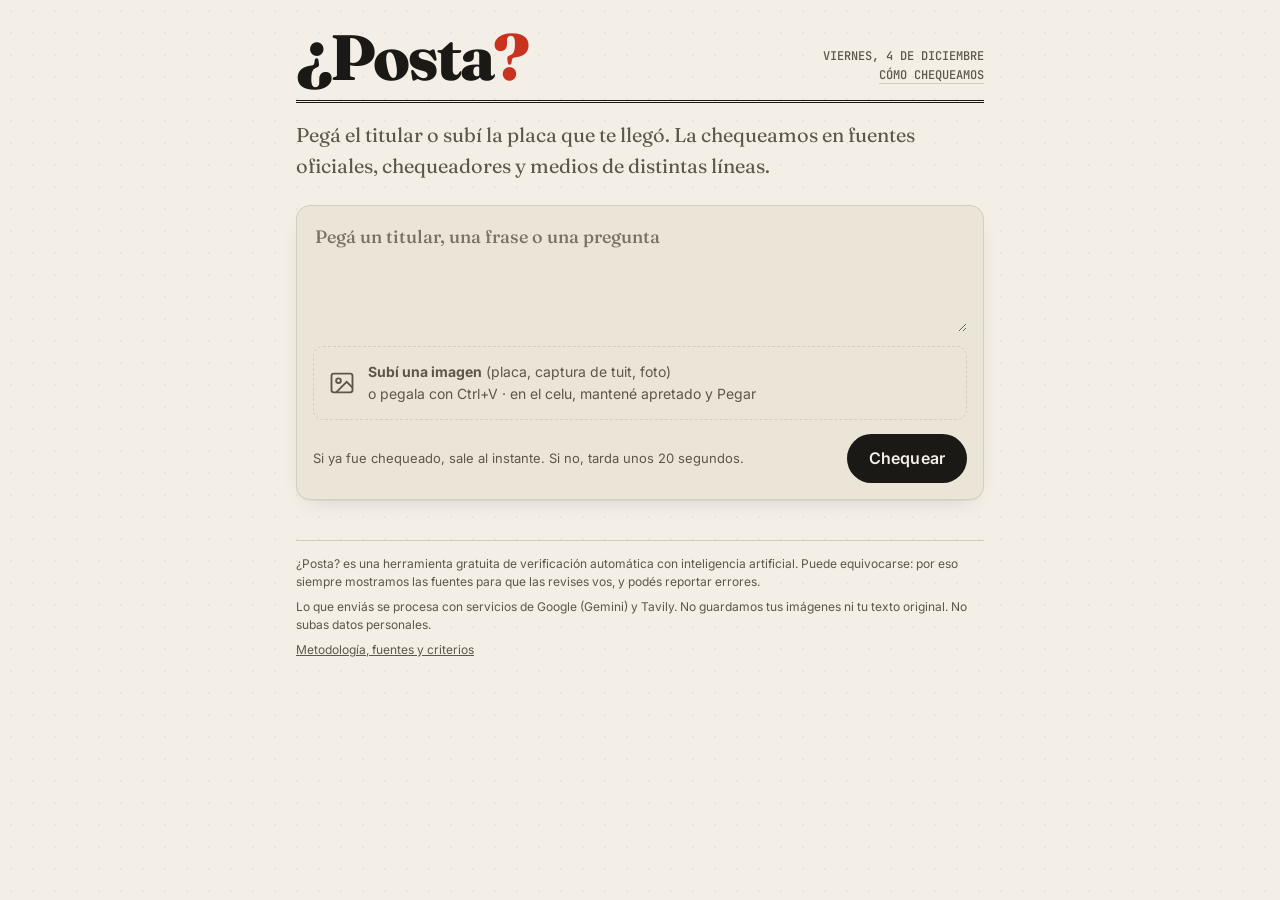
<file: index.html>
<!doctype html>
<html lang="es-AR">
<head>
<meta charset="utf-8">
<meta name="viewport" content="width=device-width, initial-scale=1, viewport-fit=cover">
<title>¿Posta? · Chequeá antes de compartir</title>
<meta name="description" content="¿Te llegó una noticia, una placa o una captura? Pegala y te decimos si es real, cruzando fuentes oficiales, chequeadores y medios de distintas líneas.">
<meta property="og:title" content="¿Posta? · Chequeá antes de compartir">
<meta property="og:description" content="Verificador gratuito de noticias sobre política argentina: fuentes oficiales, chequeadores y medios de todas las líneas.">
<meta name="theme-color" content="#f3efe6" media="(prefers-color-scheme: light)">
<meta name="theme-color" content="#16140f" media="(prefers-color-scheme: dark)">
<link rel="icon" href="data:image/svg+xml,<svg xmlns='http://www.w3.org/2000/svg' viewBox='0 0 100 100'><text y='.9em' font-size='90'>%3F</text></svg>">
<link rel="preconnect" href="https://fonts.googleapis.com">
<link rel="preconnect" href="https://fonts.gstatic.com" crossorigin>
<link href="https://fonts.googleapis.com/css2?family=Fraunces:opsz,wght@9..144,500;9..144,800&family=Inter:wght@400;500;600&family=JetBrains+Mono:wght@500;700&display=swap" rel="stylesheet">
<link rel="stylesheet" href="estilos.css">
</head>
<body>
<div class="wrap">
  <header>
    <a class="logo" href="./">¿Posta<span>?</span></a>
    <div class="cabecera-der">
      <div id="fecha"></div>
      <a href="metodologia.html">Cómo chequeamos</a>
    </div>
  </header>
  <p class="bajada">Pegá el titular o subí la placa que te llegó. La chequeamos en fuentes oficiales, chequeadores y medios de distintas líneas.</p>

  <form class="card" id="form">
    <textarea id="texto" maxlength="3000" aria-label="Texto o titular a chequear" placeholder="Pegá un titular, una frase o una pregunta"></textarea>
    <label class="drop" id="drop">
      <svg width="28" height="28" viewBox="0 0 24 24" fill="none" stroke="currentColor" stroke-width="1.6" aria-hidden="true"><rect x="3" y="4" width="18" height="16" rx="2"/><circle cx="9" cy="10" r="2"/><path d="m21 16-5-5-9 9"/></svg>
      <span><b>Subí una imagen</b> (placa, captura de tuit, foto)<br>o pegala con Ctrl+V · en el celu, mantené apretado y Pegar</span>
      <input type="file" id="archivo" accept="image/jpeg,image/png,image/webp" hidden>
    </label>
    <div class="preview" id="preview" hidden>
      <img id="previewImg" alt="Imagen a chequear">
      <button type="button" class="btn-x" id="quitar" aria-label="Quitar imagen">✕</button>
    </div>
    <div id="turnstile"></div>
    <div class="acciones">
      <span class="hint">Si ya fue chequeado, sale al instante. Si no, tarda unos 20 segundos.</span>
      <button class="btn" id="enviar" type="submit">Chequear</button>
    </div>
  </form>

  <div class="error" id="error" role="alert" hidden></div>

  <div class="cargando" id="cargando" hidden>
    <svg class="lupa" viewBox="0 0 24 24" fill="none" stroke="currentColor" stroke-width="2" aria-hidden="true"><circle cx="10" cy="10" r="6.5"/><path d="m15 15 6 6" stroke-linecap="round"/></svg>
    <div class="paso" id="paso">Leyendo el contenido…</div>
    <div class="paso-sub">No cierres esta pestaña</div>
  </div>

  <section id="resultado" aria-live="polite" hidden></section>


  <footer>
    <div>¿Posta? es una herramienta gratuita de verificación automática con inteligencia artificial. Puede equivocarse: por eso siempre mostramos las fuentes para que las revises vos, y podés reportar errores.</div>
    <div>Lo que enviás se procesa con servicios de Google (Gemini) y Tavily. No guardamos tus imágenes ni tu texto original. No subas datos personales.</div>
    <div><a href="metodologia.html">Metodología, fuentes y criterios</a></div>
  </footer>
</div>

<script>
// ================= Configuración =================
// URL del Worker de Cloudflare (la da `npx wrangler deploy`).
const API_BASE_PUBLICA = 'https://posta-api.laposta.workers.dev';
// Clave pública ("site key") de Cloudflare Turnstile, el anti-robots gratis. Vacía = desactivado.
const TURNSTILE_SITEKEY = '';
// ==================================================

// Solo para pruebas en tu compu: http://localhost:8000/?api=http://localhost:8787
const API_BASE = (['localhost', '127.0.0.1'].includes(location.hostname) && new URLSearchParams(location.search).get('api'))
  || API_BASE_PUBLICA;

const VEREDICTOS = {
  VERDADERO:          { txt: 'Posta',          c: 'var(--verde)' },
  FALSO:              { txt: 'Falso',          c: 'var(--rojo)' },
  ENGANOSO:           { txt: 'Engañoso',       c: 'var(--ambar)' },
  SIN_EVIDENCIA:      { txt: 'Sin evidencia',  c: 'var(--gris)' },
  DEMASIADO_RECIENTE: { txt: 'Muy reciente',   c: 'var(--azul)' },
  SATIRA:             { txt: 'Sátira',         c: 'var(--azul)' },
  NO_VERIFICABLE:     { txt: 'No chequeable',  c: 'var(--gris)' },
  TABLERO:            { txt: 'Los datos',      c: 'var(--tinta)' },
};
const TENDENCIAS = {
  mejoro:   { txt: 'Mejoró',   flecha: '▲', c: 'var(--verde)' },
  empeoro:  { txt: 'Empeoró',  flecha: '▼', c: 'var(--rojo)' },
  igual:    { txt: 'Igual',    flecha: '＝', c: 'var(--gris)' },
  sin_dato: { txt: 'Sin dato', flecha: '·', c: 'var(--gris)' },
};
const ESTADOS = {
  confirmada:    { txt: 'Confirmado', c: 'var(--verde)' },
  desmentida:    { txt: 'Falso',      c: 'var(--rojo)' },
  enganosa:      { txt: 'Engañoso',   c: 'var(--ambar)' },
  sin_evidencia: { txt: 'Sin datos',  c: 'var(--gris)' },
};
const POSTURAS = {
  confirma:  { txt: 'Confirma',  c: 'var(--verde)' },
  desmiente: { txt: 'Desmiente', c: 'var(--rojo)' },
  contexto:  { txt: 'Contexto',  c: 'var(--gris)' },
};
const TIPOS = { primaria: 'Fuente oficial', datos: 'Centro de estudios', chequeador: 'Chequeador', medio: 'Medio', otro: '' };
const PASOS = [
  'Leyendo el contenido…', 'Separando lo que se puede chequear…', 'Buscando en fuentes oficiales…',
  'Consultando chequeadores…', 'Cruzando medios de distintas líneas…', 'Armando el veredicto…',
];

const $ = id => document.getElementById(id);
const esc = s => String(s ?? '').replace(/[&<>"']/g, c => ({ '&': '&amp;', '<': '&lt;', '>': '&gt;', '"': '&quot;', "'": '&#39;' }[c]));
const mostrarEl = (id, si) => { $(id).hidden = !si; };
let imagen = null, hashImagen = null, ultimoPedido = null, timerPasos = null;
let tokenTurnstile = null, widgetTurnstile = null;

$('fecha').textContent = new Date().toLocaleDateString('es-AR', { weekday: 'long', day: 'numeric', month: 'long' });

// ---------- Anti-robots (Cloudflare Turnstile, gratis) ----------
if (TURNSTILE_SITEKEY) {
  window.onTurnstileLoad = () => {
    widgetTurnstile = turnstile.render('#turnstile', {
      sitekey: TURNSTILE_SITEKEY, appearance: 'interaction-only', language: 'es',
      callback: t => { tokenTurnstile = t; },
      'expired-callback': () => { tokenTurnstile = null; },
    });
  };
  const s = document.createElement('script');
  s.src = 'https://challenges.cloudflare.com/turnstile/v0/api.js?onload=onTurnstileLoad&render=explicit';
  s.async = true; document.head.appendChild(s);
}
function renovarTurnstile() {
  tokenTurnstile = null;
  if (window.turnstile && widgetTurnstile !== null) turnstile.reset(widgetTurnstile);
}

// ---------- Imagen: subir, arrastrar o pegar ----------
async function cargarImagen(file) {
  if (!file || !file.type.startsWith('image/')) return;
  const img = await abrirImagen(file);
  imagen = comprimir(img);
  hashImagen = huella(img);
  $('previewImg').src = `data:${imagen.mediaType};base64,${imagen.base64}`;
  mostrarEl('preview', true); mostrarEl('drop', false);
}

function abrirImagen(file) {
  return new Promise((ok, mal) => {
    const img = new Image();
    img.onload = () => { URL.revokeObjectURL(img.src); ok(img); };
    img.onerror = () => mal(new Error('No se pudo abrir la imagen'));
    img.src = URL.createObjectURL(file);
  });
}

// Achica a 1600 px como máximo y pasa a JPEG: sube rápido y alcanza para leer el texto.
function comprimir(img) {
  const k = Math.min(1, 1600 / Math.max(img.width, img.height));
  const cv = document.createElement('canvas');
  cv.width = Math.round(img.width * k); cv.height = Math.round(img.height * k);
  const ctx = cv.getContext('2d');
  ctx.fillStyle = '#fff'; ctx.fillRect(0, 0, cv.width, cv.height);
  ctx.drawImage(img, 0, 0, cv.width, cv.height);
  return { base64: cv.toDataURL('image/jpeg', .85).split(',')[1], mediaType: 'image/jpeg' };
}

// Huella visual de 64 bits (dHash): la misma placa recomprimida por WhatsApp da casi la misma huella.
// Así, si mil personas suben la misma placa, se chequea una sola vez.
function huella(img) {
  const cv = document.createElement('canvas'); cv.width = 9; cv.height = 8;
  const ctx = cv.getContext('2d', { willReadFrequently: true });
  ctx.drawImage(img, 0, 0, 9, 8);
  const d = ctx.getImageData(0, 0, 9, 8).data;
  const gris = i => d[i] * .299 + d[i + 1] * .587 + d[i + 2] * .114;
  let bits = '';
  for (let y = 0; y < 8; y++) for (let x = 0; x < 8; x++) {
    const i = (y * 9 + x) * 4;
    bits += gris(i) > gris(i + 4) ? '1' : '0';
  }
  let hex = '';
  for (let i = 0; i < 64; i += 4) hex += parseInt(bits.slice(i, i + 4), 2).toString(16);
  return hex;
}

$('archivo').addEventListener('change', e => cargarImagen(e.target.files[0]).catch(err => mostrarError(err.message)));
$('quitar').addEventListener('click', () => {
  imagen = null; hashImagen = null; $('archivo').value = '';
  mostrarEl('preview', false); mostrarEl('drop', true);
});
['dragenter', 'dragover'].forEach(ev => $('drop').addEventListener(ev, e => { e.preventDefault(); $('drop').classList.add('activa'); }));
['dragleave', 'drop'].forEach(ev => $('drop').addEventListener(ev, e => { e.preventDefault(); $('drop').classList.remove('activa'); }));
$('drop').addEventListener('drop', e => cargarImagen(e.dataTransfer.files[0]).catch(err => mostrarError(err.message)));
document.addEventListener('paste', e => {
  const item = [...(e.clipboardData?.items || [])].find(i => i.type.startsWith('image/'));
  if (item) { e.preventDefault(); cargarImagen(item.getAsFile()).catch(err => mostrarError(err.message)); }
});

// ---------- Enviar ----------
function estadoCargando(si, rapido) {
  mostrarEl('cargando', si);
  $('enviar').disabled = si;
  clearInterval(timerPasos);
  if (si) {
    let i = 0; $('paso').textContent = rapido || PASOS[0];
    if (!rapido) timerPasos = setInterval(() => { i = Math.min(i + 1, PASOS.length - 1); $('paso').textContent = PASOS[i]; }, 3500);
  }
}

function mostrarError(msg) {
  $('error').textContent = msg || ''; mostrarEl('error', !!msg);
}

async function chequear(forzar) {
  const texto = $('texto').value.trim();
  if (!texto && !imagen) return mostrarError('Pegá un titular o subí una imagen para chequear.');
  mostrarError(''); mostrarEl('resultado', false); estadoCargando(true);
  ultimoPedido = { texto, imagen, hashImagen };
  try {
    const r = await fetch(`${API_BASE}/api/verificar`, {
      method: 'POST', headers: { 'Content-Type': 'application/json' },
      body: JSON.stringify({ texto, imagen, hashImagen, forzar: !!forzar, turnstile: tokenTurnstile }),
    });
    const datos = await r.json().catch(() => ({ error: 'Respuesta inválida del servidor.' }));
    if (!r.ok) throw new Error(datos.error || 'Algo falló.');
    history.replaceState(null, '', `?id=${datos.id}`);
    mostrar(datos);
  } catch (err) {
    mostrarError(err.message === 'Failed to fetch' ? 'No se pudo conectar. Revisá tu conexión y probá de nuevo.' : err.message);
  } finally {
    estadoCargando(false);
    renovarTurnstile();
  }
}
$('form').addEventListener('submit', e => { e.preventDefault(); chequear(false); });

// ---------- Mostrar resultado ----------
function fechaCorta(iso) {
  try { return new Date(iso).toLocaleDateString('es-AR', { day: 'numeric', month: 'short', hour: '2-digit', minute: '2-digit' }); }
  catch { return ''; }
}

function mostrar(d) {
  const v = VEREDICTOS[d.veredicto] || VEREDICTOS.SIN_EVIDENCIA;
  const afirmaciones = (d.afirmaciones || []).map(a => {
    const e = ESTADOS[a.estado] || ESTADOS.sin_evidencia;
    return `<li class="card item" style="--c:${e.c}"><span class="chip">${e.txt}</span>
      <div><b>${esc(a.texto)}</b>${a.explicacion ? `<p>${esc(a.explicacion)}</p>` : ''}</div></li>`;
  }).join('');
  const senales = (d.senales_imagen || []).map(s => `<li class="card item"><span aria-hidden="true">🔍</span><div>${esc(s)}</div></li>`).join('');
  const fuentes = (d.fuentes || []).map(f => {
    const p = POSTURAS[f.postura] || POSTURAS.contexto;
    return `<li class="card item fuente" style="--c:${p.c}"><span class="chip">${p.txt}</span>
      <div><a href="${esc(f.url)}" target="_blank" rel="noopener">${esc(f.titulo || f.medio)}</a>
      <div class="meta">${esc(f.medio)}${TIPOS[f.tipo] ? ' · ' + TIPOS[f.tipo] : ''}${f.fecha ? ' · ' + esc(String(f.fecha).slice(0, 16)) : ''}</div></div></li>`;
  }).join('');

  const avisoCache = d.desdeCache ? `
    <div class="card aviso-cache">
      <span><b>Esto ya estaba chequeado</b> el ${esc(fechaCorta(d.creado))} · ${d.consultas} ${d.consultas === 1 ? 'consulta' : 'consultas'}</span>
      ${ultimoPedido ? '<button class="btn-sec" id="forzar">No es lo que me llegó, chequear de nuevo</button>' : ''}
    </div>` : '';

  const sinFuentes = ['NO_VERIFICABLE', 'TABLERO'].includes(d.veredicto) ? '' : `<h3>Fuentes</h3><p class="hint">No encontramos fuentes de la lista que hablen de esto.</p>`;
  const esTablero = d.veredicto === 'TABLERO';
  const alerta = d.veredicto === 'FALSO' || d.veredicto === 'ENGANOSO';
  const banda = d.veredicto === 'FALSO'
    ? `<div class="banda" style="--c:${v.c}">ESTO ES FALSO <small>No lo compartas</small></div>`
    : d.veredicto === 'ENGANOSO'
      ? `<div class="banda" style="--c:${v.c}">ESTO ES ENGAÑOSO <small>Compartilo solo con contexto</small></div>` : '';
  const comoEngana = alerta && (d.como_engana || d.truco_nombre)
    ? `<div class="como-engana"><b>Cómo engaña${d.truco_nombre ? ' · ' + esc(d.truco_nombre) : ''}</b>${esc(d.como_engana)}</div>` : '';
  const b = d.balance || {};
  const balanceHtml = esTablero ? `<div class="balance">
      <span style="--c:var(--verde)">▲ Mejoraron ${b.mejoro || 0}</span>
      <span style="--c:var(--rojo)">▼ Empeoraron ${b.empeoro || 0}</span>
      ${b.igual ? `<span style="--c:var(--gris)">＝ Igual ${b.igual}</span>` : ''}
      ${b.sin_dato ? `<span style="--c:var(--gris)">· Sin dato ${b.sin_dato}</span>` : ''}
    </div>` : '';
  const tablaHtml = esTablero ? `
    <h3>Indicador por indicador${d.periodo?.antes ? ` · ${esc(d.periodo.antes)} → ${esc(d.periodo.ahora || 'hoy')}` : ''}</h3>
    <table class="tabla-ind"><tbody>${(d.indicadores || []).map(i => {
      const t = TENDENCIAS[i.tendencia] || TENDENCIAS.sin_dato;
      return `<tr style="--c:${t.c}">
        <td class="c-nom"><div class="nom">${esc(i.nombre)}</div>${i.explicacion ? `<div class="exp">${esc(i.explicacion)}</div>` : ''}
          ${i.fuente ? `<div class="src"><a href="${esc(i.fuente.url)}" target="_blank" rel="noopener">${esc(i.fuente.medio)}</a></div>` : ''}</td>
        <td class="c-val"><div class="valores">${i.antes || i.ahora ? `${esc(i.antes || '¿?')} → ${esc(i.ahora || '¿?')}` : '—'}</div><div class="exp">${t.txt}</div></td>
        <td class="flecha" aria-label="${t.txt}">${t.flecha}</td></tr>`;
    }).join('')}</tbody></table>
    ${d.advertencias ? `<p class="hint">⚠️ ${esc(d.advertencias)}</p>` : ''}` : '';

  $('resultado').innerHTML = `
    ${avisoCache}
    ${banda}
    <div class="card veredicto${alerta ? ' alerta' : ''}" style="--c:${v.c}">
      ${banda ? '' : `<span class="sello">${v.txt}</span>`}
      ${d.titular_analizado ? `<p class="titular">«${esc(d.titular_analizado)}»</p>` : ''}
      <p class="resumen">${esc(d.resumen)}</p>
      ${balanceHtml}
      ${comoEngana}
      ${!['NO_VERIFICABLE', 'TABLERO'].includes(d.veredicto) ? `<div class="confianza">Solidez de las pruebas <div class="barra"><i id="barra"></i></div> ${Number(d.confianza) || 0}%</div>` : ''}
      ${d.que_hacer ? `<div class="que-hacer">${esc(d.que_hacer)}</div>` : ''}
    </div>
    ${tablaHtml}
    ${(d.afirmaciones || []).length > 1 ? `<h3>Punto por punto</h3><ul class="lista">${afirmaciones}</ul>` : ''}
    ${senales ? `<h3>Sobre la imagen</h3><ul class="lista">${senales}</ul>` : ''}
    ${fuentes && !esTablero ? `<h3>Fuentes consultadas</h3><ul class="lista">${fuentes}</ul>` : sinFuentes}
    <div class="compartir">
      <button class="btn${alerta ? '' : '-sec'}" id="compartirImg">${alerta ? `Compartir "${v.txt.toUpperCase()}" como imagen` : 'Compartir como imagen'}</button>
      <button class="btn-sec" id="compartirWa">Compartir por WhatsApp</button>
      <button class="btn-sec" id="copiar">Copiar link</button>
      <button class="btn-sec" id="reportar">Reportar un error</button>
      <button class="btn-sec" id="otro">Chequear otra</button>
    </div>
    <form class="card reporte" id="formReporte" hidden>
      <label for="motivo" class="hint">¿Qué está mal? Si tenés una fuente que lo contradiga, pegá el link.</label>
      <textarea id="motivo" maxlength="1000" required></textarea>
      <div class="acciones"><span></span><button class="btn" type="submit">Enviar reporte</button></div>
      <div id="reporteMsg"></div>
    </form>
    <p class="nota">Verificación automática con IA. Revisá las fuentes antes de sacar conclusiones.</p>`;
  mostrarEl('resultado', true);
  setTimeout(() => { const b = $('barra'); if (b) b.style.width = (Number(d.confianza) || 0) + '%'; }, 60);
  $('resultado').scrollIntoView({ behavior: 'smooth', block: 'start' });

  const link = `${location.origin}${location.pathname}?id=${d.id}`;
  $('compartirWa').onclick = () => {
    const enc = d.veredicto === 'FALSO' ? '❌ ESTO ES FALSO' : d.veredicto === 'ENGANOSO' ? '⚠️ ESTO ES ENGAÑOSO'
      : d.veredicto === 'TABLERO' ? `📊 LOS DATOS: ▲ ${b.mejoro || 0} mejoraron · ▼ ${b.empeoro || 0} empeoraron` : v.txt.toUpperCase();
    const msg = `${enc}\n«${d.titular_analizado || ''}»\n\n${d.resumen}\n\nChequeo completo: ${link}`;
    window.open(`https://wa.me/?text=${encodeURIComponent(msg)}`, '_blank', 'noopener');
  };
  $('compartirImg').onclick = () => compartirImagen(d, v, link);
  $('copiar').onclick = async () => {
    try { await navigator.clipboard.writeText(link); $('copiar').textContent = '¡Copiado!'; } catch { prompt('Copiá este link:', link); }
  };
  $('reportar').onclick = () => { mostrarEl('formReporte', true); $('motivo').focus(); };
  $('formReporte').onsubmit = async e => {
    e.preventDefault();
    try {
      const r = await fetch(`${API_BASE}/api/reporte`, {
        method: 'POST', headers: { 'Content-Type': 'application/json' },
        body: JSON.stringify({ id: d.id, motivo: $('motivo').value }),
      });
      const x = await r.json();
      if (!r.ok) throw new Error(x.error);
      $('formReporte').innerHTML = '<div class="ok">¡Gracias! Lo vamos a revisar.</div>';
    } catch (err) {
      $('reporteMsg').innerHTML = `<div class="error">${esc(err.message || 'No se pudo enviar.')}</div>`;
    }
  };
  $('otro').onclick = () => {
    mostrarEl('resultado', false); $('texto').value = ''; $('quitar').click(); ultimoPedido = null;
    history.replaceState(null, '', location.pathname); window.scrollTo({ top: 0, behavior: 'smooth' }); $('texto').focus();
  };
  if ($('forzar')) $('forzar').onclick = () => {
    $('texto').value = ultimoPedido.texto || '';
    imagen = ultimoPedido.imagen; hashImagen = ultimoPedido.hashImagen;
    chequear(true);
  };
}

// ---------- Imagen para compartir (WhatsApp, Instagram, etc.) ----------
function partirLineas(ctx, texto, ancho, maxLineas) {
  const palabras = String(texto || '').split(/\s+/);
  const lineas = [];
  let actual = '';
  for (const p of palabras) {
    const prueba = actual ? actual + ' ' + p : p;
    if (ctx.measureText(prueba).width > ancho && actual) { lineas.push(actual); actual = p; }
    else actual = prueba;
  }
  if (actual) lineas.push(actual);
  if (lineas.length > maxLineas) { lineas.length = maxLineas; lineas[maxLineas - 1] = lineas[maxLineas - 1].replace(/\s*\S*$/, '…'); }
  return lineas;
}

async function compartirImagen(d, v, link) {
  try { await document.fonts.ready; } catch {}
  const W = 1080, H = 1350, M = 80;
  const cv = document.createElement('canvas'); cv.width = W; cv.height = H;
  const ctx = cv.getContext('2d');
  const color = { FALSO: '#c8321e', ENGANOSO: '#b7790f', VERDADERO: '#1f7a45' }[d.veredicto] || '#1b1915';
  const serif = '"Fraunces", Georgia, serif', sans = '"Inter", system-ui, sans-serif', mono = '"JetBrains Mono", monospace';

  ctx.fillStyle = '#f3efe6'; ctx.fillRect(0, 0, W, H);
  // Encabezado
  ctx.fillStyle = '#1b1915'; ctx.font = `800 64px ${serif}`; ctx.fillText('¿Posta', M, 130);
  const wPosta = ctx.measureText('¿Posta').width;
  ctx.fillStyle = '#c8321e'; ctx.fillText('?', M + wPosta, 130);
  ctx.fillStyle = '#1b1915'; ctx.fillRect(M, 160, W - 2 * M, 4); ctx.fillRect(M, 170, W - 2 * M, 2);

  // Banda del veredicto
  const textoBanda = d.veredicto === 'FALSO' ? 'ESTO ES FALSO' : d.veredicto === 'ENGANOSO' ? 'ESTO ES ENGAÑOSO'
    : d.veredicto === 'TABLERO' ? 'LO QUE DICEN LOS DATOS' : v.txt.toUpperCase();
  ctx.fillStyle = color; ctx.fillRect(M, 220, W - 2 * M, 150);
  ctx.fillStyle = '#fff'; ctx.font = `800 ${textoBanda.length > 16 ? 64 : 84}px ${serif}`;
  ctx.fillText(textoBanda, M + 40, 325);

  // Titular
  let y = 470;
  ctx.fillStyle = '#1b1915'; ctx.font = `500 50px ${serif}`;
  for (const l of partirLineas(ctx, `«${d.titular_analizado || ''}»`, W - 2 * M, 4)) { ctx.fillText(l, M, y); y += 64; }

  // Balance del tablero o resumen
  y += 30;
  if (d.veredicto === 'TABLERO' && d.balance) {
    ctx.font = `700 46px ${mono}`;
    ctx.fillStyle = '#1f7a45'; ctx.fillText(`▲ Mejoraron ${d.balance.mejoro || 0}`, M, y); y += 70;
    ctx.fillStyle = '#c8321e'; ctx.fillText(`▼ Empeoraron ${d.balance.empeoro || 0}`, M, y); y += 70;
    ctx.font = `400 34px ${sans}`; ctx.fillStyle = '#5d574b';
    for (const i of (d.indicadores || []).slice(0, 4)) {
      const t = TENDENCIAS[i.tendencia] || TENDENCIAS.sin_dato;
      ctx.fillStyle = { mejoro: '#1f7a45', empeoro: '#c8321e' }[i.tendencia] || '#8a8476';
      ctx.fillText(t.flecha, M, y);
      ctx.fillStyle = '#3a362e';
      ctx.fillText(`${i.nombre}${i.antes || i.ahora ? `: ${i.antes || '¿?'} → ${i.ahora || '¿?'}` : ': sin dato'}`.slice(0, 56), M + 44, y); y += 50;
    }
  } else {
    ctx.font = `400 36px ${sans}`; ctx.fillStyle = '#3a362e';
    for (const l of partirLineas(ctx, d.resumen, W - 2 * M, d.como_engana ? 5 : 8)) { ctx.fillText(l, M, y); y += 50; }
    if (d.como_engana && y < H - 380) {
      y += 30;
      ctx.fillStyle = color; ctx.fillRect(M, y - 34, 8, 8 + 50 * Math.min(4, partirLineas(ctx, d.como_engana, W - 2 * M - 40, 4).length) + 40);
      ctx.font = `700 28px ${mono}`;
      ctx.fillText(`CÓMO ENGAÑA${d.truco_nombre ? ' · ' + d.truco_nombre.toUpperCase() : ''}`, M + 32, y);
      y += 52; ctx.font = `400 34px ${sans}`; ctx.fillStyle = '#3a362e';
      for (const l of partirLineas(ctx, d.como_engana, W - 2 * M - 40, 4)) { ctx.fillText(l, M + 32, y); y += 48; }
    }
  }

  // Pie
  ctx.fillStyle = '#d6cebd'; ctx.fillRect(M, H - 190, W - 2 * M, 2);
  ctx.fillStyle = '#5d574b'; ctx.font = `500 30px ${sans}`;
  ctx.fillText('Chequeado con fuentes oficiales y medios de todas las líneas.', M, H - 135);
  ctx.fillStyle = '#1b1915'; ctx.font = `700 32px ${mono}`;
  ctx.fillText(link.replace(/^https?:\/\//, '').slice(0, 52), M, H - 85);

  const blob = await new Promise(r => cv.toBlob(r, 'image/png'));
  const archivo = new File([blob], `posta-${d.id}.png`, { type: 'image/png' });
  if (navigator.canShare && navigator.canShare({ files: [archivo] })) {
    try { await navigator.share({ files: [archivo], text: `Chequeo completo: ${link}` }); return; } catch (e) { if (e.name === 'AbortError') return; }
  }
  const a = document.createElement('a');
  a.href = URL.createObjectURL(blob); a.download = archivo.name; a.click();
  setTimeout(() => URL.revokeObjectURL(a.href), 2000);
}

// ---------- Abrir un chequeo compartido ----------
async function abrirChequeo(id) {
  mostrarError(''); ultimoPedido = null; estadoCargando(true, 'Abriendo el chequeo…');
  try {
    const r = await fetch(`${API_BASE}/api/chequeo?id=${encodeURIComponent(id)}`);
    const d = await r.json();
    if (!r.ok) throw new Error(d.error);
    mostrar(d);
  } catch (e) {
    mostrarError(e.message || 'No encontramos ese chequeo.');
  } finally {
    estadoCargando(false);
  }
}

const idInicial = new URLSearchParams(location.search).get('id');
if (idInicial) abrirChequeo(idInicial);
</script>
</body>
</html>
</file>
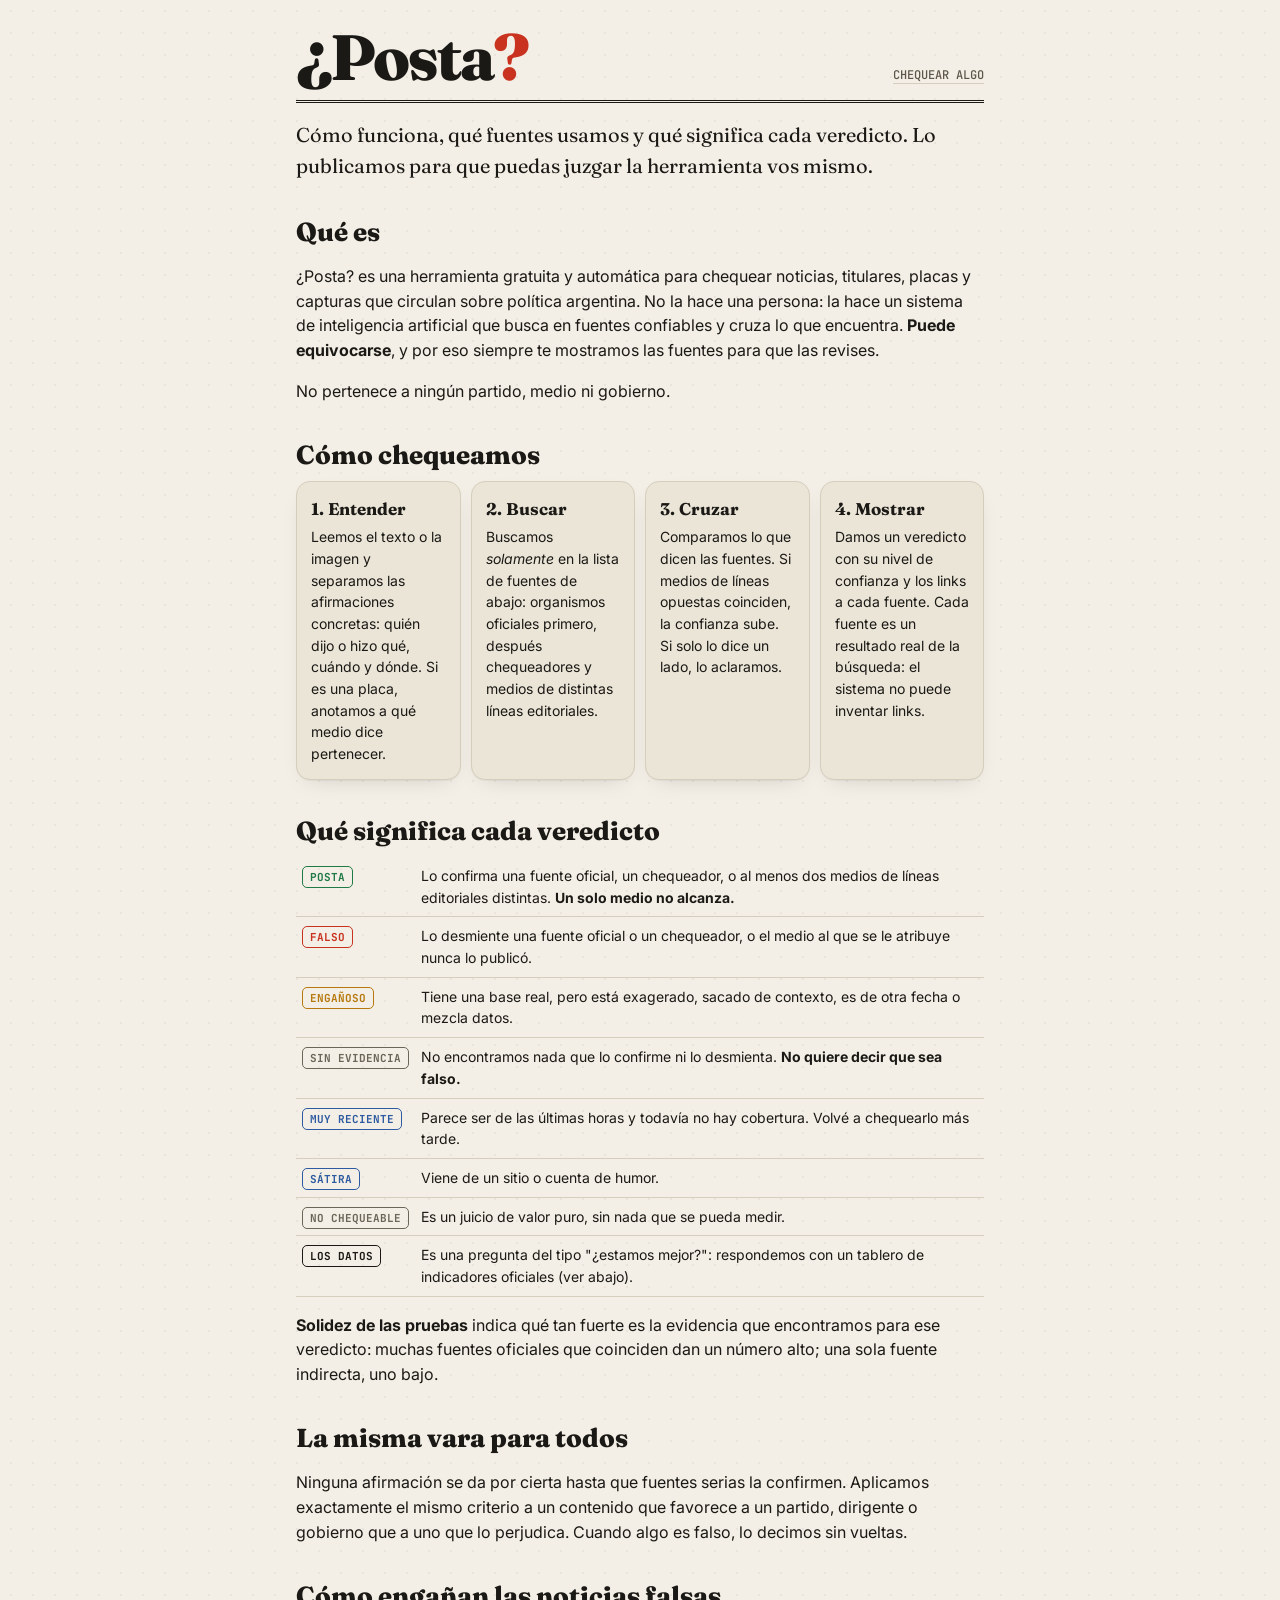
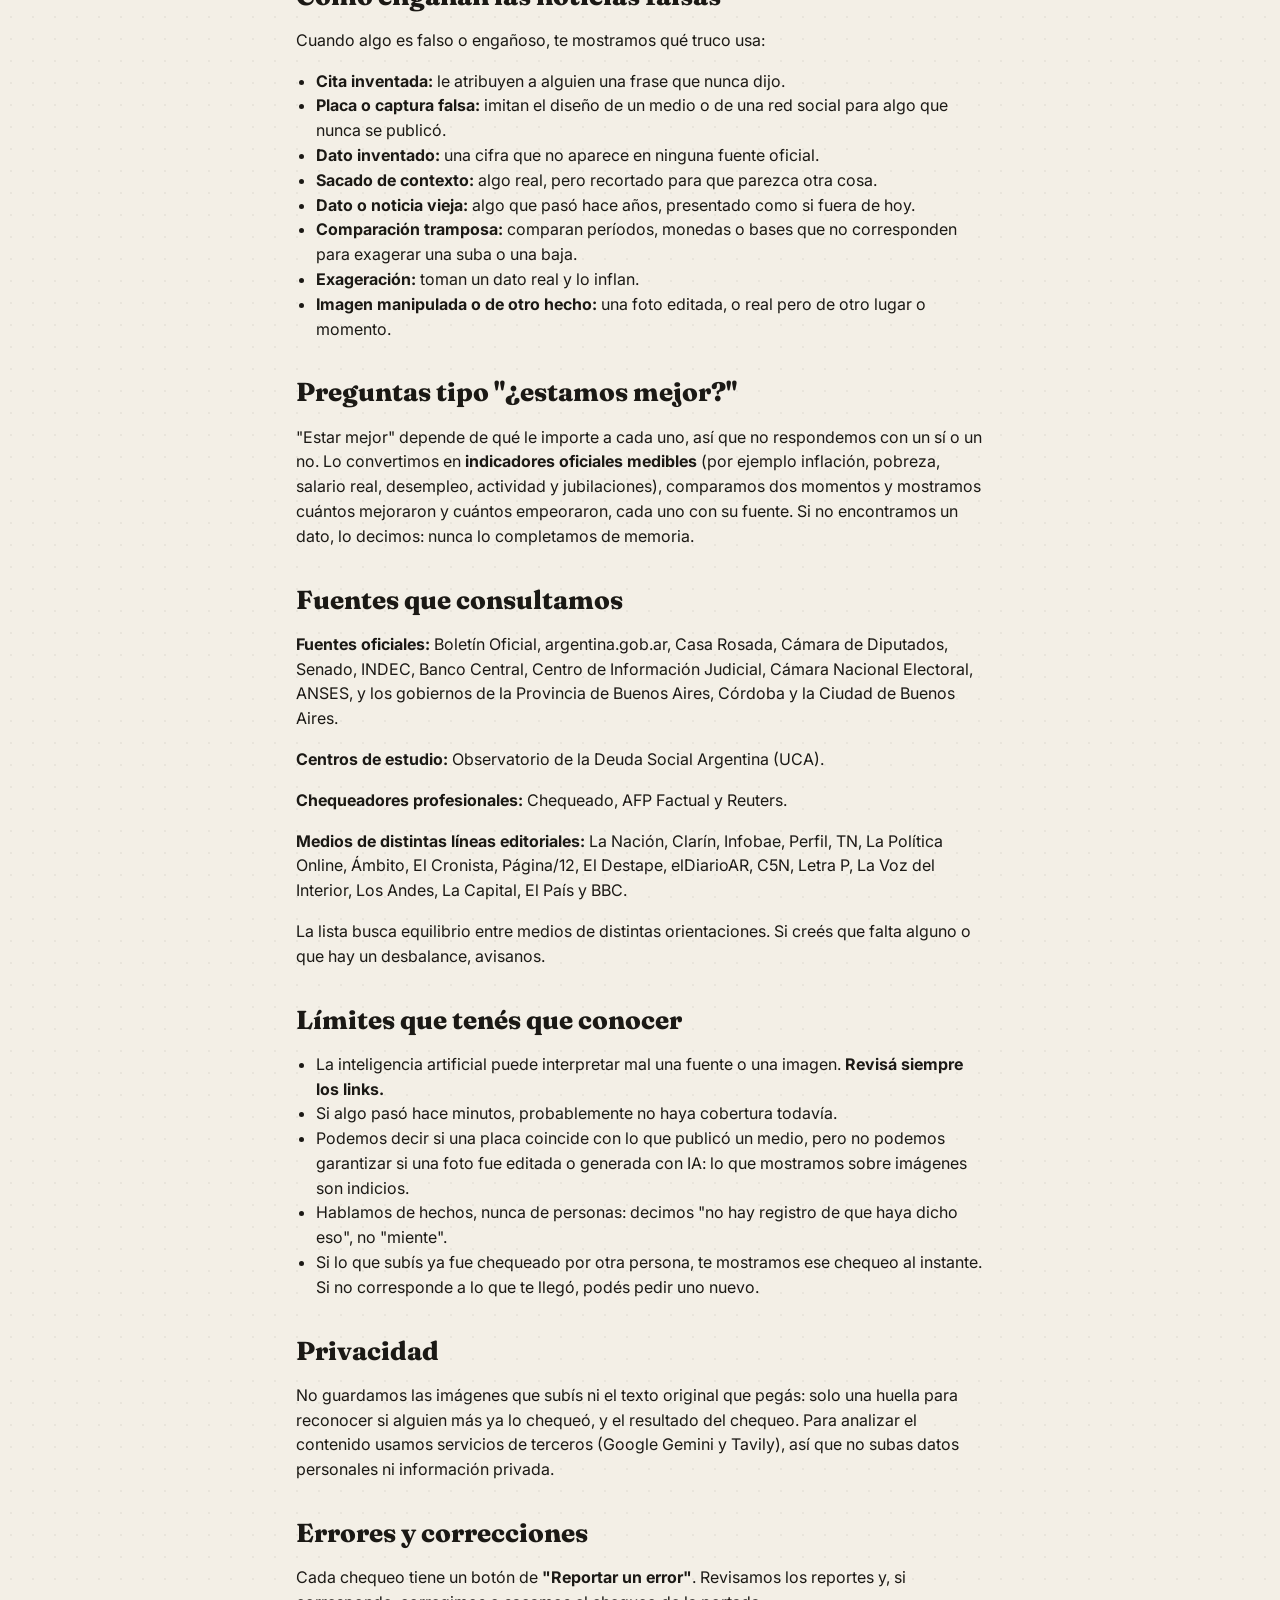
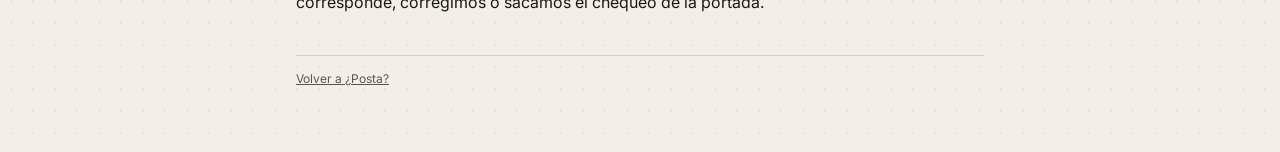
<file: metodologia.html>
<!doctype html>
<html lang="es-AR">
<head>
<meta charset="utf-8">
<meta name="viewport" content="width=device-width, initial-scale=1, viewport-fit=cover">
<title>Cómo chequeamos · ¿Posta?</title>
<meta name="description" content="Metodología, fuentes y criterios de ¿Posta?, el verificador gratuito de noticias sobre política argentina.">
<link rel="icon" href="data:image/svg+xml,<svg xmlns='http://www.w3.org/2000/svg' viewBox='0 0 100 100'><text y='.9em' font-size='90'>%3F</text></svg>">
<link rel="preconnect" href="https://fonts.googleapis.com">
<link rel="preconnect" href="https://fonts.gstatic.com" crossorigin>
<link href="https://fonts.googleapis.com/css2?family=Fraunces:opsz,wght@9..144,500;9..144,800&family=Inter:wght@400;500;600&family=JetBrains+Mono:wght@500;700&display=swap" rel="stylesheet">
<link rel="stylesheet" href="estilos.css">
</head>
<body>
<div class="wrap prosa">
  <header>
    <a class="logo" href="./">¿Posta<span>?</span></a>
    <div class="cabecera-der"><a href="./">Chequear algo</a></div>
  </header>

  <p class="bajada">Cómo funciona, qué fuentes usamos y qué significa cada veredicto. Lo publicamos para que puedas juzgar la herramienta vos mismo.</p>

  <h2>Qué es</h2>
  <p>¿Posta? es una herramienta gratuita y automática para chequear noticias, titulares, placas y capturas que circulan sobre política argentina. No la hace una persona: la hace un sistema de inteligencia artificial que busca en fuentes confiables y cruza lo que encuentra. <b>Puede equivocarse</b>, y por eso siempre te mostramos las fuentes para que las revises.</p>
  <p>No pertenece a ningún partido, medio ni gobierno.</p>

  <h2>Cómo chequeamos</h2>
  <div class="cols">
    <div class="card"><b>1. Entender</b>Leemos el texto o la imagen y separamos las afirmaciones concretas: quién dijo o hizo qué, cuándo y dónde. Si es una placa, anotamos a qué medio dice pertenecer.</div>
    <div class="card"><b>2. Buscar</b>Buscamos <i>solamente</i> en la lista de fuentes de abajo: organismos oficiales primero, después chequeadores y medios de distintas líneas editoriales.</div>
    <div class="card"><b>3. Cruzar</b>Comparamos lo que dicen las fuentes. Si medios de líneas opuestas coinciden, la confianza sube. Si solo lo dice un lado, lo aclaramos.</div>
    <div class="card"><b>4. Mostrar</b>Damos un veredicto con su nivel de confianza y los links a cada fuente. Cada fuente es un resultado real de la búsqueda: el sistema no puede inventar links.</div>
  </div>

  <h2>Qué significa cada veredicto</h2>
  <table>
    <tr><td><span class="chip" style="--c:var(--verde)">Posta</span></td><td>Lo confirma una fuente oficial, un chequeador, o al menos dos medios de líneas editoriales distintas. <b>Un solo medio no alcanza.</b></td></tr>
    <tr><td><span class="chip" style="--c:var(--rojo)">Falso</span></td><td>Lo desmiente una fuente oficial o un chequeador, o el medio al que se le atribuye nunca lo publicó.</td></tr>
    <tr><td><span class="chip" style="--c:var(--ambar)">Engañoso</span></td><td>Tiene una base real, pero está exagerado, sacado de contexto, es de otra fecha o mezcla datos.</td></tr>
    <tr><td><span class="chip" style="--c:var(--gris)">Sin evidencia</span></td><td>No encontramos nada que lo confirme ni lo desmienta. <b>No quiere decir que sea falso.</b></td></tr>
    <tr><td><span class="chip" style="--c:var(--azul)">Muy reciente</span></td><td>Parece ser de las últimas horas y todavía no hay cobertura. Volvé a chequearlo más tarde.</td></tr>
    <tr><td><span class="chip" style="--c:var(--azul)">Sátira</span></td><td>Viene de un sitio o cuenta de humor.</td></tr>
    <tr><td><span class="chip" style="--c:var(--gris)">No chequeable</span></td><td>Es un juicio de valor puro, sin nada que se pueda medir.</td></tr>
    <tr><td><span class="chip" style="--c:var(--tinta)">Los datos</span></td><td>Es una pregunta del tipo "¿estamos mejor?": respondemos con un tablero de indicadores oficiales (ver abajo).</td></tr>
  </table>
  <p><b>Solidez de las pruebas</b> indica qué tan fuerte es la evidencia que encontramos para ese veredicto: muchas fuentes oficiales que coinciden dan un número alto; una sola fuente indirecta, uno bajo.</p>

  <h2>La misma vara para todos</h2>
  <p>Ninguna afirmación se da por cierta hasta que fuentes serias la confirmen. Aplicamos exactamente el mismo criterio a un contenido que favorece a un partido, dirigente o gobierno que a uno que lo perjudica. Cuando algo es falso, lo decimos sin vueltas.</p>

  <h2>Cómo engañan las noticias falsas</h2>
  <p>Cuando algo es falso o engañoso, te mostramos qué truco usa:</p>
  <ul>
    <li><b>Cita inventada:</b> le atribuyen a alguien una frase que nunca dijo.</li>
    <li><b>Placa o captura falsa:</b> imitan el diseño de un medio o de una red social para algo que nunca se publicó.</li>
    <li><b>Dato inventado:</b> una cifra que no aparece en ninguna fuente oficial.</li>
    <li><b>Sacado de contexto:</b> algo real, pero recortado para que parezca otra cosa.</li>
    <li><b>Dato o noticia vieja:</b> algo que pasó hace años, presentado como si fuera de hoy.</li>
    <li><b>Comparación tramposa:</b> comparan períodos, monedas o bases que no corresponden para exagerar una suba o una baja.</li>
    <li><b>Exageración:</b> toman un dato real y lo inflan.</li>
    <li><b>Imagen manipulada o de otro hecho:</b> una foto editada, o real pero de otro lugar o momento.</li>
  </ul>

  <h2>Preguntas tipo "¿estamos mejor?"</h2>
  <p>"Estar mejor" depende de qué le importe a cada uno, así que no respondemos con un sí o un no. Lo convertimos en <b>indicadores oficiales medibles</b> (por ejemplo inflación, pobreza, salario real, desempleo, actividad y jubilaciones), comparamos dos momentos y mostramos cuántos mejoraron y cuántos empeoraron, cada uno con su fuente. Si no encontramos un dato, lo decimos: nunca lo completamos de memoria.</p>

  <h2>Fuentes que consultamos</h2>
  <p><b>Fuentes oficiales:</b> Boletín Oficial, argentina.gob.ar, Casa Rosada, Cámara de Diputados, Senado, INDEC, Banco Central, Centro de Información Judicial, Cámara Nacional Electoral, ANSES, y los gobiernos de la Provincia de Buenos Aires, Córdoba y la Ciudad de Buenos Aires.</p>
  <p><b>Centros de estudio:</b> Observatorio de la Deuda Social Argentina (UCA).</p>
  <p><b>Chequeadores profesionales:</b> Chequeado, AFP Factual y Reuters.</p>
  <p><b>Medios de distintas líneas editoriales:</b> La Nación, Clarín, Infobae, Perfil, TN, La Política Online, Ámbito, El Cronista, Página/12, El Destape, elDiarioAR, C5N, Letra P, La Voz del Interior, Los Andes, La Capital, El País y BBC.</p>
  <p>La lista busca equilibrio entre medios de distintas orientaciones. Si creés que falta alguno o que hay un desbalance, avisanos.</p>

  <h2>Límites que tenés que conocer</h2>
  <ul>
    <li>La inteligencia artificial puede interpretar mal una fuente o una imagen. <b>Revisá siempre los links.</b></li>
    <li>Si algo pasó hace minutos, probablemente no haya cobertura todavía.</li>
    <li>Podemos decir si una placa coincide con lo que publicó un medio, pero no podemos garantizar si una foto fue editada o generada con IA: lo que mostramos sobre imágenes son indicios.</li>
    <li>Hablamos de hechos, nunca de personas: decimos "no hay registro de que haya dicho eso", no "miente".</li>
    <li>Si lo que subís ya fue chequeado por otra persona, te mostramos ese chequeo al instante. Si no corresponde a lo que te llegó, podés pedir uno nuevo.</li>
  </ul>

  <h2>Privacidad</h2>
  <p>No guardamos las imágenes que subís ni el texto original que pegás: solo una huella para reconocer si alguien más ya lo chequeó, y el resultado del chequeo. Para analizar el contenido usamos servicios de terceros (Google Gemini y Tavily), así que no subas datos personales ni información privada.</p>

  <h2>Errores y correcciones</h2>
  <p>Cada chequeo tiene un botón de <b>"Reportar un error"</b>. Revisamos los reportes y, si corresponde, corregimos o sacamos el chequeo de la portada.</p>

  <footer>
    <div><a href="./">Volver a ¿Posta?</a></div>
  </footer>
</div>
</body>
</html>
</file>
<file: estilos.css>
:root {
  --papel: #f3efe6; --papel-2: #ebe5d8; --tinta: #1b1915; --tinta-2: #5d574b; --linea: #d6cebd;
  --rojo: #c8321e; --verde: #1f7a45; --ambar: #b7790f; --gris: #6b6658; --azul: #2d5aa0;
  --sombra: 0 1px 0 rgba(0,0,0,.04), 0 8px 24px -12px rgba(0,0,0,.18);
}
@media (prefers-color-scheme: dark) {
  :root:not([data-theme="light"]) {
    --papel: #16140f; --papel-2: #201d17; --tinta: #efe9dc; --tinta-2: #a9a192; --linea: #36312a;
    --rojo: #ef5a43; --verde: #4cbf7c; --ambar: #e3a63a; --gris: #9a9384; --azul: #7ea6ea;
    --sombra: 0 1px 0 rgba(255,255,255,.03), 0 8px 24px -12px rgba(0,0,0,.6);
  }
}
:root[data-theme="dark"] {
  --papel: #16140f; --papel-2: #201d17; --tinta: #efe9dc; --tinta-2: #a9a192; --linea: #36312a;
  --rojo: #ef5a43; --verde: #4cbf7c; --ambar: #e3a63a; --gris: #9a9384; --azul: #7ea6ea;
}

* { box-sizing: border-box; }
[hidden] { display: none !important; }
html, body { margin: 0; }
body {
  background: var(--papel); color: var(--tinta);
  font: 16px/1.55 Inter, system-ui, sans-serif;
  -webkit-font-smoothing: antialiased;
  background-image: radial-gradient(color-mix(in srgb, var(--tinta) 5%, transparent) 1px, transparent 1px);
  background-size: 22px 22px;
}
a { color: inherit; }
.wrap { max-width: 720px; margin: 0 auto; padding: 28px 16px 64px; }

header { display: flex; align-items: flex-end; justify-content: space-between; gap: 12px; border-bottom: 3px double var(--tinta); padding-bottom: 14px; }
.logo { font-family: Fraunces, serif; font-weight: 800; font-size: clamp(40px, 9vw, 64px); letter-spacing: -.03em; line-height: .9; margin: 0; text-decoration: none; color: var(--tinta); }
.logo span { color: var(--rojo); }
.cabecera-der { text-align: right; font: 500 12px/1.6 "JetBrains Mono", monospace; text-transform: uppercase; color: var(--tinta-2); }
.cabecera-der a { text-decoration: none; border-bottom: 1px solid var(--linea); }
.bajada { font-family: Fraunces, serif; font-size: 20px; margin: 16px 0 24px; color: var(--tinta-2); }

.card { background: var(--papel-2); border: 1px solid var(--linea); border-radius: 14px; box-shadow: var(--sombra); }
form.card { padding: 16px; }
textarea {
  width: 100%; min-height: 110px; resize: vertical; border: 0; outline: 0; background: transparent;
  color: var(--tinta); font: 500 18px/1.45 Fraunces, serif;
}
textarea::placeholder { color: var(--tinta-2); opacity: .8; }

.drop {
  margin-top: 8px; border: 1.5px dashed var(--linea); border-radius: 10px; padding: 14px;
  display: flex; align-items: center; gap: 12px; cursor: pointer; color: var(--tinta-2); font-size: 14px;
  transition: border-color .15s, background .15s;
}
.drop:hover, .drop.activa { border-color: var(--tinta); background: color-mix(in srgb, var(--tinta) 4%, transparent); }
.drop svg { flex: none; }
.preview { position: relative; margin-top: 10px; }
.preview img { max-width: 100%; max-height: 280px; border-radius: 8px; display: block; border: 1px solid var(--linea); }
.preview button { position: absolute; top: 8px; right: 8px; }

.acciones { display: flex; align-items: center; justify-content: space-between; gap: 12px; margin-top: 14px; flex-wrap: wrap; }
.hint { font-size: 13px; color: var(--tinta-2); }
button { font: inherit; cursor: pointer; }
.btn {
  background: var(--tinta); color: var(--papel); border: 0; border-radius: 999px;
  padding: 12px 22px; font-weight: 600; letter-spacing: .01em; transition: transform .1s, opacity .15s; text-decoration: none; display: inline-block;
}
.btn:active { transform: scale(.97); }
.btn:disabled { opacity: .45; cursor: not-allowed; }
.btn-sec { background: transparent; color: var(--tinta); border: 1px solid var(--linea); border-radius: 999px; padding: 8px 14px; font-size: 14px; }
.btn-sec:hover { border-color: var(--tinta); }
.btn-x { background: var(--tinta); color: var(--papel); border: 0; border-radius: 999px; width: 30px; height: 30px; }
#turnstile { margin-top: 12px; min-height: 0; }

/* Cargando */
.cargando { text-align: center; padding: 40px 16px; }
.lupa { width: 54px; height: 54px; margin: 0 auto 16px; animation: buscar 1.6s ease-in-out infinite; }
@keyframes buscar { 0%,100% { transform: translate(-14px, 0) rotate(-8deg); } 50% { transform: translate(14px, -4px) rotate(8deg); } }
@media (prefers-reduced-motion: reduce) { .lupa, .sello { animation: none !important; } }
.paso { font-family: Fraunces, serif; font-size: 19px; min-height: 1.5em; }
.paso-sub { font-size: 13px; color: var(--tinta-2); margin-top: 6px; }

/* Resultado */
#resultado { margin-top: 28px; }
.aviso-cache { display: flex; gap: 10px; align-items: center; justify-content: space-between; flex-wrap: wrap; padding: 12px 14px; margin-bottom: 12px; font-size: 14px; }
.aviso-cache b { font-weight: 600; }
.veredicto { padding: 22px 18px 18px; position: relative; overflow: hidden; }
.sello {
  display: inline-block; font: 700 clamp(24px, 7vw, 40px)/1 "JetBrains Mono", monospace; letter-spacing: .04em;
  color: var(--c); border: 4px solid var(--c); border-radius: 8px; padding: 8px 14px 6px;
  transform: rotate(-4deg); text-transform: uppercase; animation: sellar .35s cubic-bezier(.2,1.6,.4,1);
}
@keyframes sellar { from { transform: rotate(-4deg) scale(1.8); opacity: 0; } to { transform: rotate(-4deg) scale(1); opacity: 1; } }
.titular { font: 500 22px/1.3 Fraunces, serif; margin: 18px 0 8px; }
.resumen { margin: 0; }
.confianza { margin-top: 16px; display: flex; align-items: center; gap: 10px; font: 500 12px "JetBrains Mono", monospace; color: var(--tinta-2); text-transform: uppercase; }
.barra { flex: 1; height: 6px; background: var(--linea); border-radius: 99px; overflow: hidden; }
.barra i { display: block; height: 100%; background: var(--c); border-radius: 99px; width: 0; transition: width .8s ease; }
.que-hacer { margin-top: 16px; padding: 12px 14px; border-left: 4px solid var(--c); background: color-mix(in srgb, var(--c) 9%, transparent); border-radius: 0 8px 8px 0; font-weight: 500; }

h2.seccion, h3 { font: 700 12px "JetBrains Mono", monospace; letter-spacing: .08em; text-transform: uppercase; color: var(--tinta-2); margin: 28px 0 10px; }
ul.lista { list-style: none; padding: 0; margin: 0; display: grid; gap: 8px; }
.item { padding: 12px 14px; display: flex; gap: 12px; align-items: flex-start; }
.chip { flex: none; font: 700 11px "JetBrains Mono", monospace; text-transform: uppercase; padding: 3px 7px; border-radius: 5px; color: var(--c); border: 1.5px solid var(--c); margin-top: 2px; white-space: nowrap; }
.item p { margin: 2px 0 0; font-size: 14px; color: var(--tinta-2); }
.fuente a { color: var(--tinta); text-decoration: none; font-weight: 600; }
.fuente a:hover { text-decoration: underline; }
.meta { font-size: 12px; color: var(--tinta-2); margin-top: 2px; }

.compartir { display: flex; gap: 8px; flex-wrap: wrap; margin-top: 24px; }
.nota { font-size: 12px; color: var(--tinta-2); margin-top: 20px; }
.error { margin-top: 16px; padding: 12px 14px; border-radius: 10px; background: color-mix(in srgb, var(--rojo) 12%, transparent); color: var(--rojo); font-weight: 500; }
.ok { margin-top: 10px; color: var(--verde); font-weight: 500; font-size: 14px; }

.reporte { margin-top: 14px; padding: 14px; }
.reporte textarea { min-height: 70px; font: 15px/1.5 Inter, sans-serif; border: 1px solid var(--linea); border-radius: 8px; padding: 10px; }

/* Portada: lo que se está chequeando */
.reciente { padding: 12px 14px; display: flex; gap: 12px; align-items: flex-start; text-decoration: none; color: inherit; transition: border-color .15s; }
.reciente:hover { border-color: var(--tinta-2); }
.reciente .t { font: 500 17px/1.3 Fraunces, serif; }
.vacio { font-size: 14px; color: var(--tinta-2); }

footer { margin-top: 40px; font-size: 12px; color: var(--tinta-2); border-top: 1px solid var(--linea); padding-top: 14px; display: grid; gap: 6px; }

/* Metodología */
.prosa h2 { font: 800 26px/1.2 Fraunces, serif; margin: 36px 0 10px; }
.prosa p, .prosa li { color: var(--tinta); }
.prosa ul { padding-left: 20px; }
.prosa .cols { display: grid; grid-template-columns: repeat(auto-fit, minmax(150px, 1fr)); gap: 10px; }
.prosa .cols .card { padding: 14px; font-size: 14px; }
.prosa .cols .card b { display: block; font-family: Fraunces, serif; font-size: 17px; margin-bottom: 4px; }
.prosa table { width: 100%; border-collapse: collapse; font-size: 14px; }
.prosa td { padding: 8px 6px; border-bottom: 1px solid var(--linea); vertical-align: top; }

@media (max-width: 480px) { .bajada { font-size: 18px; } }

/* Banda de alerta para FALSO / ENGAÑOSO */
.banda {
  display: flex; align-items: center; justify-content: space-between; gap: 12px; flex-wrap: wrap;
  background: var(--c); color: #fff; border-radius: 14px 14px 0 0; padding: 14px 18px;
  font: 800 clamp(22px, 6vw, 30px)/1.1 Fraunces, serif; letter-spacing: -.01em;
}
.banda small { font: 600 13px/1.3 Inter, sans-serif; opacity: .95; }
.banda + .veredicto { border-top-left-radius: 0; border-top-right-radius: 0; border-top: 0; }
.veredicto.alerta { border: 2px solid var(--c); }
.como-engana { margin-top: 16px; padding: 14px; border: 1.5px dashed var(--c); border-radius: 10px; }
.como-engana b { display: block; font: 700 12px "JetBrains Mono", monospace; text-transform: uppercase; letter-spacing: .06em; color: var(--c); margin-bottom: 4px; }

/* Tablero de indicadores */
.balance { display: flex; gap: 8px; flex-wrap: wrap; margin-top: 16px; }
.balance span { font: 700 13px "JetBrains Mono", monospace; padding: 6px 10px; border-radius: 8px; color: var(--c); border: 1.5px solid var(--c); }
.tabla-ind { width: 100%; border-collapse: separate; border-spacing: 0 8px; }
.tabla-ind td { background: var(--papel-2); border-top: 1px solid var(--linea); border-bottom: 1px solid var(--linea); padding: 12px; vertical-align: top; font-size: 14px; }
.tabla-ind td:first-child { border-left: 4px solid var(--c); border-radius: 10px 0 0 10px; }
.tabla-ind td:last-child { border-right: 1px solid var(--linea); border-radius: 0 10px 10px 0; }
.tabla-ind .nom { font: 600 15px/1.3 Inter, sans-serif; }
.tabla-ind .valores { font: 600 15px/1.3 "JetBrains Mono", monospace; white-space: nowrap; }
.tabla-ind .flecha { font-size: 20px; color: var(--c); text-align: center; width: 36px; }
.tabla-ind .exp { color: var(--tinta-2); margin-top: 4px; font-size: 13px; }
.tabla-ind .src { font-size: 12px; margin-top: 4px; }
.tabla-ind .src a { color: var(--tinta-2); }
@media (max-width: 520px) {
  .tabla-ind, .tabla-ind tbody { display: block; width: 100%; }
  .tabla-ind tr { display: grid; grid-template-columns: 1fr 44px; margin-bottom: 8px; }
  .tabla-ind .valores { white-space: normal; font-size: 14px; }
  .tabla-ind td { border-radius: 0 !important; border-left: 0 !important; border-right: 0 !important; }
  .tabla-ind td.c-nom { grid-column: 1 / -1; border-left: 4px solid var(--c) !important; border-radius: 10px 10px 0 0 !important; border-bottom: 0; }
  .tabla-ind td.c-val { border-left: 4px solid var(--c) !important; border-radius: 0 0 0 10px !important; border-top: 0; }
  .tabla-ind td.flecha { border-radius: 0 0 10px 0 !important; border-top: 0; border-right: 1px solid var(--linea) !important; }
}
.destacado-pin { font: 700 11px "JetBrains Mono", monospace; text-transform: uppercase; color: var(--tinta-2); }
</file>
